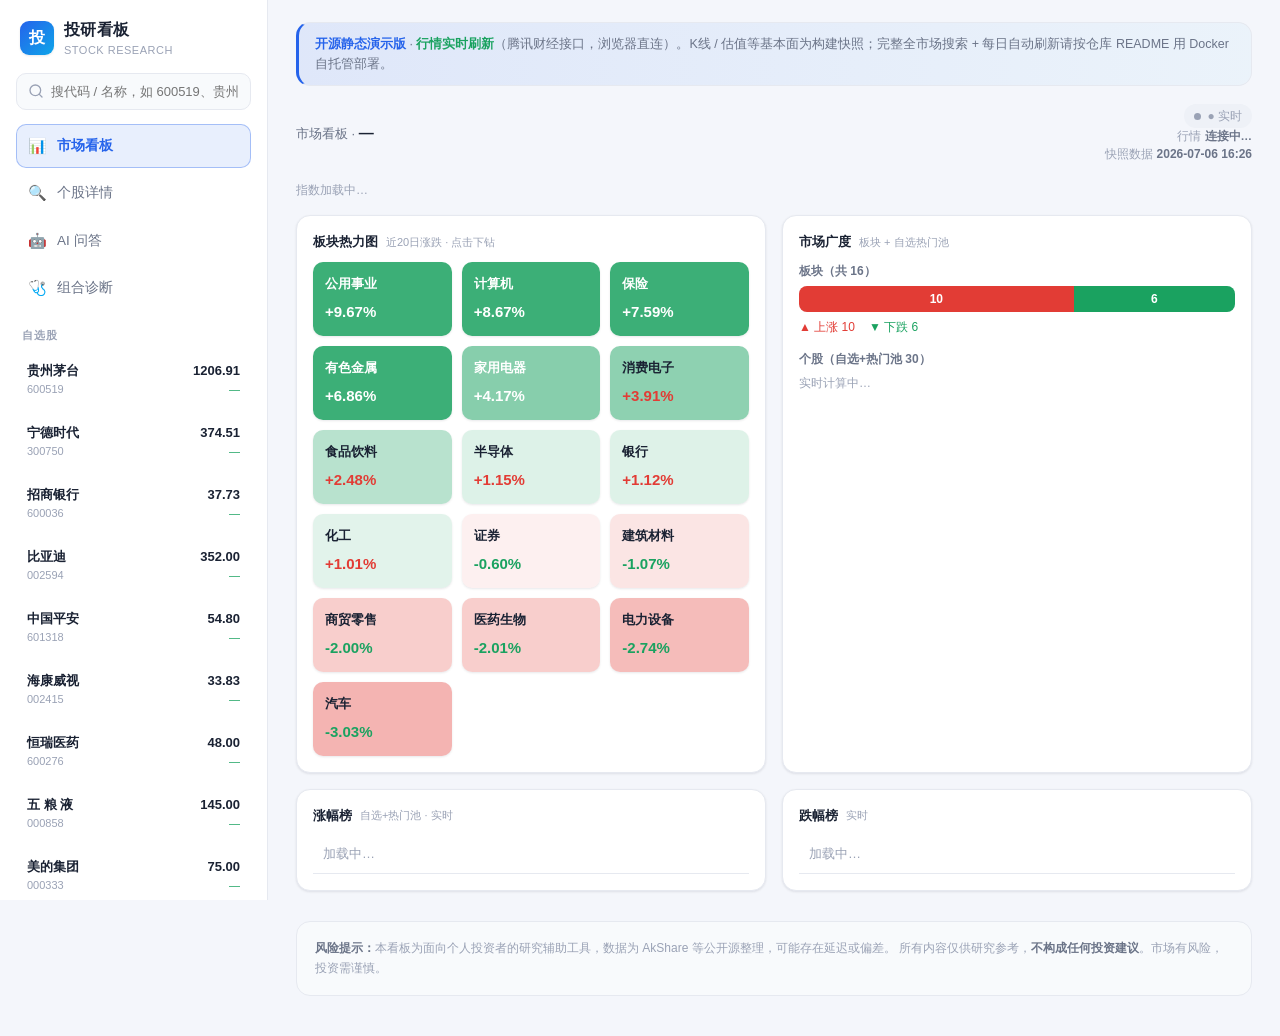
<file: index.html>
<!DOCTYPE html>
<html lang="zh-CN">
<head>
  <meta charset="UTF-8" />
  <meta name="viewport" content="width=device-width, initial-scale=1.0" />
  <title>股票投研看板 · 开源静态演示版</title>
  <link rel="stylesheet" href="./styles.css" />
  <script src="./echarts.min.js"></script>
</head>
<body>
  <!-- 侧边栏 -->
  <aside class="sidebar">
    <div class="brand">
      <div class="logo">投</div>
      <div class="title">投研看板<small>STOCK RESEARCH</small></div>
    </div>

    <div class="search-box">
      <input id="search" class="search" type="text" placeholder="搜代码 / 名称，如 600519、贵州茅台、比亚迪" autocomplete="off" />
      <div id="suggest" class="suggest" style="display:none"></div>
    </div>

    <div class="nav">
      <div class="nav-item active" data-view="market"><span class="ic">📊</span>市场看板</div>
      <div class="nav-item" data-view="detail"><span class="ic">🔍</span>个股详情</div>
      <div class="nav-item" data-view="ai"><span class="ic">🤖</span>AI 问答</div>
      <div class="nav-item" data-view="portfolio"><span class="ic">🩺</span>组合诊断</div>
    </div>

    <div class="nav-section">
      <div class="nav-title">自选股</div>
      <div id="watchlist" class="watchlist"></div>
    </div>

    <div class="nav-section">
      <div class="nav-title">板块</div>
      <div id="sectorNav" class="sector-nav"></div>
    </div>

    <div class="side-foot">
      <span id="srcBadge" class="badge sample">—</span>
      <button id="themeBtn" class="theme-btn" title="切换主题">🌓</button>
    </div>
  </aside>

  <!-- 主区 -->
  <main class="main">
    <div class="demo-banner">
      <b>开源静态演示版</b> · <b class="hl">行情实时刷新</b>（腾讯财经接口，浏览器直连）。K线 / 估值等基本面为构建快照；完整全市场搜索 + 每日自动刷新请按仓库 README 用 Docker 自托管部署。
    </div>

    <div class="topbar">
      <div class="crumb"><span id="crumbView">市场看板</span> · <b id="crumbName">—</b></div>
      <div class="topbar-right">
        <div class="refresh-info">
          <span id="liveDot" class="live-dot">● 实时</span>
          <span>行情 <b id="lastRefresh">连接中…</b></span>
          <span class="muted">快照数据 <b id="updatedAt">—</b></span>
        </div>
      </div>
    </div>

    <!-- 市场看板 -->
    <section id="viewMarket" class="view active"></section>

    <!-- 个股详情 -->
    <section id="viewDetail" class="view">
      <div id="detailSection" class="detail"></div>
    </section>

    <!-- AI 问答 -->
    <section id="viewAI" class="view">
      <div class="ai-wrap">
        <div class="ai-input-row">
          <input id="aiInput" class="ai-input" type="text" placeholder="问问看，例如：贵州茅台现在估值贵吗？ / 比亚迪近期表现如何？ / 今天大盘怎么样？" autocomplete="off" />
          <button id="aiSend" class="ai-send">发送</button>
        </div>
        <div class="ai-chips" id="aiChips"></div>
        <div id="aiAnswer" class="ai-answer"></div>
      </div>
    </section>

    <!-- 组合诊断 -->
    <section id="viewPortfolio" class="view"></section>

    <footer class="disclaimer">
      <b>风险提示：</b>本看板为面向个人投资者的研究辅助工具，数据为 AkShare 等公开源整理，可能存在延迟或偏差。
      所有内容仅供研究参考，<b>不构成任何投资建议</b>。市场有风险，投资需谨慎。
    </footer>
  </main>

  <script src="./app.js"></script>
</body>
</html>
</file>
<file: styles.css>
:root {
  --bg: #f4f6fb;
  --surface: #ffffff;
  --surface-2: #f8fafc;
  --surface-3: #eef1f7;
  --border: #e6e9f0;
  --text: #1a2233;
  --text-dim: #6b7488;
  --text-faint: #9aa2b5;
  --accent: #2563eb;            /* 科技蓝 */
  --accent-2: #0ea5e9;         /* 青 */
  --accent-soft: rgba(37, 99, 235, 0.10);
  --accent-rgb: 37, 99, 235;
  --up: #e23c35;
  --down: #1aa260;
  --warn: #d9941a;
  --shadow: 0 1px 3px rgba(16, 24, 40, .06), 0 1px 2px rgba(16, 24, 40, .04);
  --shadow-lg: 0 10px 30px rgba(16, 24, 40, .08);
  --radius: 14px;
  --radius-sm: 10px;
  --sidebar-w: 268px;
  --font: -apple-system, BlinkMacSystemFont, "Segoe UI", "PingFang SC", "Microsoft YaHei", Roboto, Helvetica, Arial, sans-serif;
}

body.dark {
  --bg: #0e1320;
  --surface: #161c2c;
  --surface-2: #1b2233;
  --surface-3: #222b40;
  --border: #283150;
  --text: #e8ebf3;
  --text-dim: #9aa3ba;
  --text-faint: #6b748f;
  --accent: #3b82f6;
  --accent-2: #22d3ee;
  --accent-soft: rgba(59, 130, 246, 0.16);
  --accent-rgb: 59, 130, 246;
  --up: #ff5a52;
  --down: #25c281;
  --shadow: 0 1px 3px rgba(0, 0, 0, .3);
  --shadow-lg: 0 12px 34px rgba(0, 0, 0, .45);
}

* { box-sizing: border-box; }

html, body {
  margin: 0;
  padding: 0;
  height: 100%;
  background: var(--bg);
  color: var(--text);
  font-family: var(--font);
  font-size: 14px;
  line-height: 1.5;
  -webkit-font-smoothing: antialiased;
  transition: background .25s ease, color .25s ease;
}

a { color: inherit; }

/* ---------------- 侧边栏 ---------------- */
.sidebar {
  position: fixed;
  top: 0; left: 0; bottom: 0;
  width: var(--sidebar-w);
  background: var(--surface);
  border-right: 1px solid var(--border);
  display: flex;
  flex-direction: column;
  padding: 18px 16px;
  overflow-y: auto;
  z-index: 20;
}

.brand {
  display: flex;
  align-items: center;
  gap: 10px;
  margin-bottom: 14px;
  padding: 0 4px;
}
.brand .logo {
  width: 34px; height: 34px;
  border-radius: 9px;
  background: linear-gradient(135deg, var(--accent), var(--accent-2));
  display: grid; place-items: center;
  color: #fff; font-weight: 700; font-size: 16px;
  box-shadow: var(--shadow);
}
.brand .title { font-size: 16px; font-weight: 700; letter-spacing: .3px; }
.brand .title small { display: block; font-size: 11px; font-weight: 500; color: var(--text-faint); letter-spacing: .5px; }

.search-box { position: relative; margin-bottom: 14px; }
.search {
  width: 100%;
  padding: 10px 12px 10px 34px;
  border: 1px solid var(--border);
  border-radius: var(--radius-sm);
  background: var(--surface-2);
  color: var(--text);
  font-size: 13px;
  outline: none;
  transition: border-color .15s, box-shadow .15s;
  background-image: url("data:image/svg+xml;utf8,<svg xmlns='http://www.w3.org/2000/svg' width='16' height='16' viewBox='0 0 24 24' fill='none' stroke='%239aa2b5' stroke-width='2' stroke-linecap='round' stroke-linejoin='round'><circle cx='11' cy='11' r='8'/><path d='m21 21-4.3-4.3'/></svg>");
  background-repeat: no-repeat;
  background-position: 11px center;
}
.search:focus { border-color: var(--accent); box-shadow: 0 0 0 3px var(--accent-soft); }

.suggest {
  position: absolute;
  top: 42px; left: 0; right: 0;
  background: var(--surface);
  border: 1px solid var(--border);
  border-radius: var(--radius-sm);
  box-shadow: var(--shadow-lg);
  max-height: 320px; overflow-y: auto;
  z-index: 30;
  padding: 4px;
}
.sg {
  display: flex; align-items: center; gap: 8px;
  padding: 8px 10px; border-radius: 8px; cursor: pointer;
}
.sg:hover { background: var(--accent-soft); }
.sg-name { font-weight: 600; }
.sg-code { color: var(--text-faint); font-size: 12px; font-variant-numeric: tabular-nums; }
.sg-sec { margin-left: auto; color: var(--text-faint); font-size: 12px; }

/* 主导航 */
.nav { display: flex; flex-direction: column; gap: 3px; }
.nav-item {
  display: flex; align-items: center; gap: 11px;
  padding: 10px 11px; border-radius: 10px; cursor: pointer;
  color: var(--text-dim); font-size: 13.5px; font-weight: 500;
  border: 1px solid transparent;
  transition: background .15s, color .15s, border-color .15s;
}
.nav-item:hover { background: var(--surface-2); color: var(--text); }
.nav-item.active {
  background: var(--accent-soft); color: var(--accent);
  border-color: rgba(var(--accent-rgb), .35);
  font-weight: 700;
}
.nav-item .ic { width: 18px; text-align: center; font-size: 15px; }

.nav-title {
  font-size: 11px; font-weight: 700; letter-spacing: 1px;
  color: var(--text-faint); text-transform: uppercase;
  margin: 16px 6px 8px;
}

.watchlist { display: flex; flex-direction: column; gap: 6px; }
.wl-item {
  display: flex; align-items: center; gap: 10px;
  padding: 9px 10px; border-radius: var(--radius-sm);
  cursor: pointer; border: 1px solid transparent;
  transition: background .15s, border-color .15s;
}
.wl-item:hover { background: var(--surface-2); border-color: var(--border); }
.wl-item.active { background: var(--accent-soft); border-color: var(--accent); }
.wl-name { font-weight: 600; font-size: 13px; }
.wl-code { color: var(--text-faint); font-size: 11px; font-variant-numeric: tabular-nums; }
.wl-right { margin-left: auto; text-align: right; }
.wl-price { font-weight: 600; font-variant-numeric: tabular-nums; font-size: 13px; }
.wl-chg { font-size: 11px; font-variant-numeric: tabular-nums; }

.sector-nav { display: flex; flex-direction: column; gap: 4px; }
.sn-item {
  display: flex; align-items: center; gap: 8px;
  padding: 7px 10px; border-radius: 8px; cursor: pointer;
  font-size: 13px; color: var(--text-dim);
  transition: background .15s, color .15s;
}
.sn-item:hover { background: var(--surface-2); color: var(--text); }
.sn-name { font-weight: 500; }
.sn-ret { margin-left: auto; font-variant-numeric: tabular-nums; font-size: 12px; font-weight: 600; }

.side-foot {
  margin-top: auto; padding-top: 14px;
  display: flex; align-items: center; gap: 8px;
  border-top: 1px solid var(--border);
}
.badge {
  font-size: 11px; padding: 3px 8px; border-radius: 999px; font-weight: 600;
}
.badge.live { background: rgba(26, 162, 96, .12); color: var(--down); }
.badge.sample { background: var(--surface-3); color: var(--text-dim); }
.theme-btn {
  margin-left: auto; cursor: pointer;
  width: 30px; height: 30px; border-radius: 8px;
  border: 1px solid var(--border); background: var(--surface-2);
  color: var(--text); font-size: 15px;
  display: grid; place-items: center;
  transition: background .15s;
}
.theme-btn:hover { background: var(--surface-3); }

/* ---------------- 主区 ---------------- */
.main {
  margin-left: var(--sidebar-w);
  padding: 22px 28px 40px;
  max-width: 1280px;
}
.topbar {
  display: flex; align-items: center; justify-content: space-between;
  margin-bottom: 18px;
}
.crumb { font-size: 13px; color: var(--text-dim); }
.crumb b { color: var(--text); font-size: 15px; }
.updated { font-size: 12px; color: var(--text-faint); }
.topbar-right { display: flex; align-items: center; gap: 14px; }
.refresh-info { display: flex; flex-direction: column; align-items: flex-end; line-height: 1.5; font-size: 11.5px; color: var(--text-faint); }
.refresh-info b { color: var(--text-dim); }

.block { margin-top: 26px; }
.block-head { display: flex; align-items: baseline; gap: 10px; margin-bottom: 12px; }
.block-head h2 { font-size: 17px; margin: 0; font-weight: 700; }
.muted { color: var(--text-faint); font-size: 12px; }

/* 视图切换 */
.view { display: none; }
.view.active { display: block; animation: fade .25s ease; }
@keyframes fade { from { opacity: 0; transform: translateY(4px); } to { opacity: 1; transform: none; } }

/* ---------------- 个股详情 ---------------- */
.detail-head {
  display: flex; align-items: flex-start; justify-content: space-between;
  flex-wrap: wrap; gap: 16px; margin-bottom: 16px;
}
.dh-left { display: flex; flex-direction: column; gap: 4px; }
.d-name { font-size: 24px; font-weight: 800; letter-spacing: .3px; display: flex; align-items: center; gap: 10px; }
.d-code { font-size: 14px; font-weight: 500; color: var(--text-faint); font-variant-numeric: tabular-nums; }
.d-sector { font-size: 13px; color: var(--text-dim); display: flex; align-items: center; gap: 8px; }
.src-tag { font-size: 11px; padding: 2px 7px; border-radius: 999px; }
.src-tag.live { background: rgba(26, 162, 96, .12); color: var(--down); }
.src-tag.sample { background: var(--surface-3); color: var(--text-dim); }

.dh-right { display: flex; align-items: center; gap: 20px; flex-wrap: wrap; }
.d-price { text-align: right; }
.d-px { font-size: 32px; font-weight: 800; font-variant-numeric: tabular-nums; line-height: 1; }
.d-chg { font-size: 15px; font-weight: 600; font-variant-numeric: tabular-nums; margin-top: 4px; }
.chips { display: flex; gap: 10px; flex-wrap: wrap; }
.chip {
  background: var(--surface-2); border: 1px solid var(--border);
  border-radius: var(--radius-sm); padding: 8px 12px; min-width: 78px;
}
.chip .k { font-size: 11px; color: var(--text-faint); }
.chip .v { font-size: 15px; font-weight: 700; font-variant-numeric: tabular-nums; }

.detail-grid {
  display: grid; grid-template-columns: 1.6fr 1fr; gap: 16px;
}
.panel {
  background: var(--surface);
  border: 1px solid var(--border);
  border-radius: var(--radius);
  box-shadow: var(--shadow);
  padding: 16px;
}
.panel-t {
  font-size: 13px; font-weight: 700; color: var(--text);
  margin-bottom: 10px; display: flex; align-items: center; gap: 8px;
}
.panel-t .sub { font-size: 11px; font-weight: 500; color: var(--text-faint); }

.chart-lg { width: 100%; height: 420px; }
.chart-md { width: 100%; height: 320px; }
.chart-sm { width: 100%; height: 180px; }

.kv { display: grid; grid-template-columns: 1fr 1fr; gap: 10px 14px; }
.kv > div { display: flex; justify-content: space-between; align-items: baseline;
  padding-bottom: 7px; border-bottom: 1px dashed var(--border); }
.kv span { color: var(--text-dim); font-size: 12px; }
.kv b { font-weight: 700; font-variant-numeric: tabular-nums; }

.pct-wrap { display: flex; align-items: center; gap: 12px; margin-top: 4px; }
.pct-bar { flex: 1; height: 10px; border-radius: 999px; background: var(--surface-3); overflow: hidden; }
.pct-fill { height: 100%; border-radius: 999px; transition: width .4s ease; }
.pct-label { font-weight: 700; font-variant-numeric: tabular-nums; min-width: 46px; text-align: right; }

.grid {
  width: 100%; border-collapse: collapse; font-size: 13px;
}
.grid th, .grid td {
  padding: 9px 10px; text-align: right;
  border-bottom: 1px solid var(--border);
  font-variant-numeric: tabular-nums;
}
.grid th { color: var(--text-faint); font-weight: 600; font-size: 12px; text-align: right; }
.grid th:first-child, .grid td:first-child { text-align: left; }
.grid tbody tr { cursor: pointer; transition: background .12s; }
.grid tbody tr:hover { background: var(--surface-2); }
.lk { color: var(--accent); cursor: pointer; font-weight: 600; }
.lk:hover { text-decoration: underline; }
.muted-cell { color: var(--text-faint); }

.empty {
  padding: 40px; text-align: center; color: var(--text-faint);
  background: var(--surface); border: 1px dashed var(--border);
  border-radius: var(--radius);
}
.skeleton {
  background: linear-gradient(90deg, var(--surface-2), var(--surface-3), var(--surface-2));
  background-size: 200% 100%;
  animation: sk 1.2s infinite;
  border-radius: var(--radius-sm);
}
@keyframes sk { 0% { background-position: 200% 0; } 100% { background-position: -200% 0; } }

/* ---------------- 板块 ---------------- */
#sectorBar { width: 100%; height: 380px; }
.sector-detail-wrap { margin-top: 16px; }

/* ---------------- 市场看板 ---------------- */
.market-grid { display: grid; grid-template-columns: repeat(auto-fit, minmax(155px, 1fr)); gap: 12px; }
.idx-card {
  background: var(--surface); border: 1px solid var(--border);
  border-radius: var(--radius); padding: 14px; box-shadow: var(--shadow);
  cursor: default;
}
.idx-card .nm { font-size: 12px; color: var(--text-faint); }
.idx-card .px { font-size: 21px; font-weight: 800; font-variant-numeric: tabular-nums; margin-top: 6px; }
.idx-card .chg { font-size: 13px; font-weight: 600; margin-top: 3px; font-variant-numeric: tabular-nums; }

.breadth { display: flex; gap: 20px; flex-wrap: wrap; font-size: 13px; color: var(--text-dim); margin: 16px 0 4px; }
.breadth b { font-variant-numeric: tabular-nums; }

.heatmap { display: grid; grid-template-columns: repeat(auto-fit, minmax(116px, 1fr)); gap: 10px; }
.hm-tile {
  border-radius: 10px; padding: 12px; cursor: pointer; color: #fff;
  position: relative; overflow: hidden; min-height: 66px;
  transition: transform .12s ease, box-shadow .12s ease;
  box-shadow: var(--shadow);
}
.hm-tile:hover { transform: translateY(-2px); box-shadow: var(--shadow-lg); }
.hm-name { font-size: 13px; font-weight: 600; }
.hm-ret { font-size: 15px; font-weight: 800; font-variant-numeric: tabular-nums; margin-top: 8px; }
.hm-sub { font-size: 11px; opacity: .85; margin-top: 2px; }

.movers { display: grid; grid-template-columns: 1fr 1fr; gap: 16px; }
.mover-row td:first-child { text-align: left; }
@media (max-width: 900px) { .movers { grid-template-columns: 1fr; } .detail-grid { grid-template-columns: 1fr; } }

/* ---------------- AI 问答 ---------------- */
.ai-wrap { max-width: 880px; }
.ai-input-row { display: flex; gap: 10px; margin-bottom: 14px; }
.ai-input {
  flex: 1; padding: 13px 15px; border: 1px solid var(--border);
  border-radius: 12px; background: var(--surface-2); color: var(--text);
  font-size: 14px; outline: none; transition: border-color .15s, box-shadow .15s;
}
.ai-input:focus { border-color: var(--accent); box-shadow: 0 0 0 3px var(--accent-soft); }
.ai-send {
  padding: 0 22px; border: none; border-radius: 12px;
  background: var(--accent); color: #fff; font-weight: 700; font-size: 14px; cursor: pointer;
  transition: background .15s;
}
.ai-send:hover { background: var(--accent-2); }
.ai-send:disabled { opacity: .6; cursor: default; }
.ai-chips { display: flex; flex-wrap: wrap; gap: 8px; margin-bottom: 18px; }
.ai-chip {
  font-size: 12.5px; padding: 6px 13px; border: 1px solid var(--border);
  border-radius: 999px; background: var(--surface); color: var(--text-dim);
  cursor: pointer; transition: all .15s;
}
.ai-chip:hover { border-color: var(--accent); color: var(--accent); background: var(--accent-soft); }
.ai-answer {
  background: var(--surface); border: 1px solid var(--border);
  border-radius: var(--radius); padding: 20px; box-shadow: var(--shadow);
  line-height: 1.8; font-size: 14px;
}
.ai-q { font-size: 13px; color: var(--text-faint); margin-bottom: 12px; padding-bottom: 10px; border-bottom: 1px dashed var(--border); }
.ai-q b { color: var(--accent); }
.ai-a h4 { margin: 16px 0 6px; font-size: 14px; }
.ai-a .tag { display: inline-block; padding: 2px 9px; border-radius: 6px; font-size: 12px; font-weight: 700; font-variant-numeric: tabular-nums; }
.ai-a .tag.up { background: rgba(226,60,53,.12); color: var(--up); }
.ai-a .tag.down { background: rgba(26,162,96,.12); color: var(--down); }
.ai-a .tag.neu { background: var(--surface-3); color: var(--text-dim); }
.ai-a ul { margin: 6px 0; padding-left: 18px; }
.ai-a li { margin: 5px 0; }
.ai-a .kv-mini { display: flex; gap: 22px; flex-wrap: wrap; margin: 8px 0 4px; }
.ai-a .kv-mini div { font-size: 13px; color: var(--text-dim); }
.ai-a .kv-mini b { color: var(--text); font-variant-numeric: tabular-nums; font-size: 15px; margin-left: 4px; }
.ai-empty { color: var(--text-faint); text-align: center; padding: 34px 20px; line-height: 1.9; }
.ai-empty b { color: var(--accent); }
.ai-disclaim { font-size: 12px; color: var(--text-faint); margin-top: 14px; }

/* ---------------- 组合诊断 ---------------- */
.pf-summary { display: grid; grid-template-columns: repeat(auto-fit, minmax(140px, 1fr)); gap: 12px; margin-bottom: 16px; }
.pf-card {
  background: var(--surface); border: 1px solid var(--border);
  border-radius: var(--radius); padding: 14px; box-shadow: var(--shadow);
}
.pf-card .k { font-size: 12px; color: var(--text-faint); }
.pf-card .v { font-size: 20px; font-weight: 800; margin-top: 6px; font-variant-numeric: tabular-nums; }
.pf-card .v.small { font-size: 15px; }
.pf-grid2 { display: grid; grid-template-columns: 1fr 1fr; gap: 16px; }
@media (max-width: 900px) { .pf-grid2 { grid-template-columns: 1fr; } }
#pfPie { width: 100%; height: 300px; }
.pf-diag { background: var(--surface); border: 1px solid var(--border); border-radius: var(--radius); padding: 18px; box-shadow: var(--shadow); line-height: 1.8; }
.pf-diag h3 { margin: 0 0 10px; font-size: 15px; }
.pf-diag ul { padding-left: 18px; margin: 8px 0; }
.pf-diag li { margin: 6px 0; }
.pf-diag .ok { color: var(--down); font-weight: 600; }
.pf-diag .warn { color: var(--warn); font-weight: 600; }
.pf-diag .bad { color: var(--up); font-weight: 600; }
.pf-legend { font-size: 12px; color: var(--text-faint); margin-top: 8px; text-align: center; }

.disclaimer {
  margin-top: 30px; padding: 16px 18px;
  background: var(--surface-2); border: 1px solid var(--border);
  border-radius: var(--radius); color: var(--text-faint); font-size: 12px; line-height: 1.7;
}
.disclaimer b { color: var(--text-dim); }

/* ---------------- 响应式 ---------------- */
@media (max-width: 1024px) {
  .detail-grid { grid-template-columns: 1fr; }
}
@media (max-width: 900px) {
  .sidebar {
    position: static; width: auto; height: auto;
    flex-direction: column; border-right: none; border-bottom: 1px solid var(--border);
  }
  .main { margin-left: 0; padding: 18px 16px 36px; }
  .watchlist { flex-direction: row; flex-wrap: wrap; }
  .wl-item { flex: 1 1 160px; }
  .sector-nav { flex-direction: row; flex-wrap: wrap; }
  .sn-item { flex: 1 1 120px; }
}

/* ---------------- 静态演示横幅 ---------------- */
.demo-banner {
  margin: 0 0 18px; padding: 11px 16px;
  background: linear-gradient(90deg, rgba(37,99,235,.10), rgba(14,165,233,.04));
  border: 1px solid var(--border);
  border-left: 3px solid var(--accent);
  border-radius: var(--radius);
  color: var(--text-dim); font-size: 12.5px; line-height: 1.6;
}
.demo-banner b { color: var(--accent); }

/* ===== 实时行情标识 ===== */
.live-dot { display:inline-flex; align-items:center; gap:6px; font-size:12px; color:var(--text-faint); padding:3px 10px; border-radius:999px; background:var(--surface-3); }
.live-dot::before { content:''; width:7px; height:7px; border-radius:50%; background:#9aa2b5; transition:background .3s; }
.live-dot.on { color:var(--down); }
.live-dot.on::before { background:var(--down); animation:pulse 1.6s infinite; }
@keyframes pulse { 0%{box-shadow:0 0 0 0 rgba(26,162,96,.5)} 70%{box-shadow:0 0 0 7px rgba(26,162,96,0)} 100%{box-shadow:0 0 0 0 rgba(26,162,96,0)} }
.d-live { display:flex; flex-wrap:wrap; gap:6px 16px; margin-top:10px; font-size:12.5px; color:var(--text-dim); }
.d-live b { color:var(--text); font-weight:600; margin-left:4px; font-variant-numeric:tabular-nums; }
.mono { font-variant-numeric:tabular-nums; }
.sg-chg { margin-left:auto; font-size:12px; font-variant-numeric:tabular-nums; }
.demo-banner .hl { color:var(--down); }

/* ===== 四页重构新增样式 ===== */
.dash { display: flex; flex-direction: column; gap: 16px; }

/* 市场看板：指数条 */
.idx-row { display: grid; grid-template-columns: repeat(auto-fit, minmax(150px, 1fr)); gap: 12px; }
.idx-card .idx-name { font-size: 12px; color: var(--text-faint); }
.idx-card .idx-px { font-size: 21px; font-weight: 800; font-variant-numeric: tabular-nums; margin-top: 6px; }
.idx-card .idx-chg { font-size: 13px; font-weight: 600; margin-top: 3px; font-variant-numeric: tabular-nums; }

/* 两栏网格 */
.grid-2 { display: grid; grid-template-columns: 1fr 1fr; gap: 16px; }
@media (max-width: 900px) { .grid-2 { grid-template-columns: 1fr; } }

/* 板块热力图 */
.heat { display: grid; grid-template-columns: repeat(auto-fit, minmax(120px, 1fr)); gap: 10px; }
.heat-tile { border-radius: 10px; padding: 12px; cursor: pointer; min-height: 64px; transition: transform .12s, box-shadow .12s; box-shadow: var(--shadow); }
.heat-tile:hover { transform: translateY(-2px); box-shadow: var(--shadow-lg); }
.heat-tile .ht-name { font-size: 13px; font-weight: 600; }
.heat-tile .ht-val { font-size: 15px; font-weight: 800; font-variant-numeric: tabular-nums; margin-top: 8px; }

/* 市场广度 */
.breadth-block { margin-bottom: 14px; }
.bb-title { font-size: 12px; color: var(--text-dim); margin-bottom: 6px; font-weight: 600; }
.bb-bar { display: flex; height: 26px; border-radius: 8px; overflow: hidden; background: var(--surface-3); }
.bb-up { background: var(--up); color: #fff; display: flex; align-items: center; justify-content: center; font-size: 12px; font-weight: 700; min-width: 22px; }
.bb-dn { background: var(--down); color: #fff; display: flex; align-items: center; justify-content: center; font-size: 12px; font-weight: 700; flex: 1; }
.bb-legend { display: flex; gap: 14px; margin-top: 6px; font-size: 12px; font-variant-numeric: tabular-nums; }

/* 组合诊断：汇总卡 */
.summary-row { display: grid; grid-template-columns: repeat(auto-fit, minmax(150px, 1fr)); gap: 12px; margin-bottom: 16px; }
.sum-card { background: var(--surface); border: 1px solid var(--border); border-radius: var(--radius); padding: 14px; box-shadow: var(--shadow); }
.sum-k { font-size: 12px; color: var(--text-faint); }
.sum-v { font-size: 22px; font-weight: 800; margin-top: 6px; font-variant-numeric: tabular-nums; }
.sum-s { font-size: 11px; color: var(--text-faint); margin-top: 4px; }

/* 组合诊断：文字 */
.diag { line-height: 1.9; font-size: 14px; }
.diag-row { padding: 8px 0; border-bottom: 1px dashed var(--border); }
.diag-row:last-child { border-bottom: none; }

/* AI 问答：正文与卡片 */
.ai-body { margin-top: 6px; line-height: 1.9; }
.ai-note { margin-top: 10px; padding: 10px 12px; background: var(--surface-2); border-left: 3px solid var(--accent); border-radius: 8px; color: var(--text-dim); font-size: 13px; }
.ai-think { color: var(--text-faint); }
.ai-idx { display: flex; flex-wrap: wrap; gap: 8px 18px; margin: 8px 0; }
.ai-idx-item { font-size: 13px; }
.ai-stock { background: var(--surface-2); border: 1px solid var(--border); border-radius: 12px; padding: 12px 14px; margin: 10px 0; }
.ai-stock-h { font-size: 14px; }
.ai-stock-px { font-size: 20px; font-weight: 800; margin-top: 4px; font-variant-numeric: tabular-nums; }
.ai-stock-chg { font-size: 13px; font-weight: 600; margin-left: 8px; }
.ai-stock-sub { font-size: 12px; color: var(--text-dim); margin-top: 4px; }
.kv-sm { gap: 8px 18px; }
.kv-sm > div { padding-bottom: 5px; }
</file>
